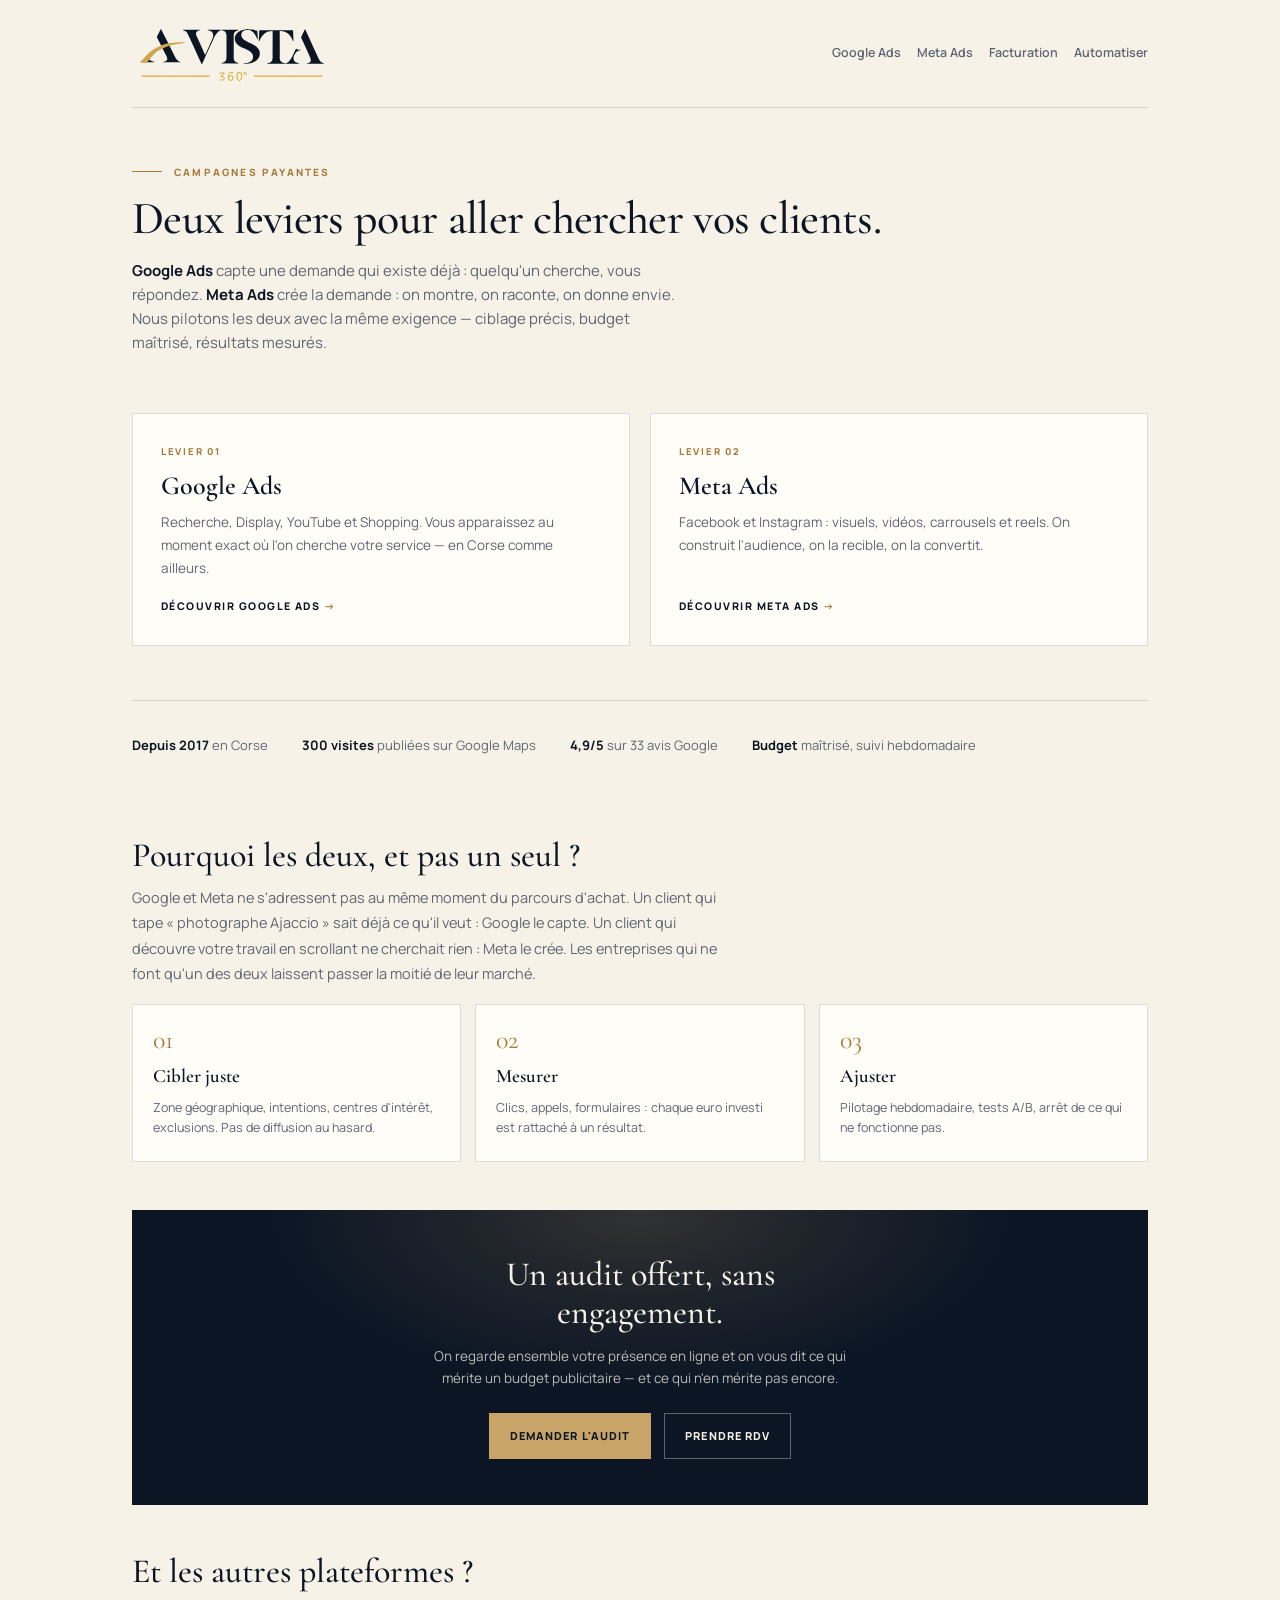
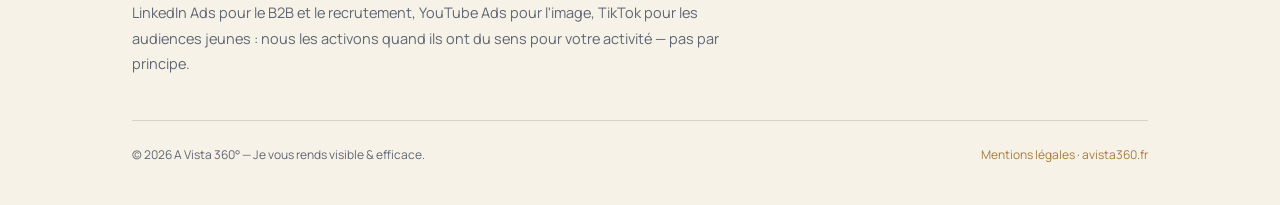
<file: index.html>
<!doctype html>
<html lang="fr">
<head>
<meta charset="utf-8">
<meta name="viewport" content="width=device-width, initial-scale=1">
<title>Campagnes publicitaires Google Ads &amp; Meta Ads en Corse | A Vista 360°</title>
<link rel="icon" type="image/png" sizes="32x32" href="/assets/favicon-32.png">
<link rel="apple-touch-icon" sizes="180x180" href="/assets/favicon-180.png">
<meta name="description" content="Google Ads et Meta Ads pilotés depuis Ajaccio : capter la demande existante, créer la demande nouvelle. Ciblage local, budget maîtrisé, conversions mesurées.">
<meta name="robots" content="index, follow">
<link rel="canonical" href="https://ads.avista360.fr/">
<link href="https://fonts.googleapis.com/css2?family=Cormorant+Garamond:ital,wght@0,500;0,600;1,500&family=Manrope:wght@400;600;700;800&display=swap" rel="stylesheet">
<link rel="stylesheet" href="style.css">
</head>
<body>
<div class="wrap">
  <header>
    <a class="brand" href="/"><img class="brand-img" src="/assets/logo.svg" alt="A Vista 360°" width="220" height="34"></a>
    <nav>
      <a href="google-ads.html">Google Ads</a>
      <a href="meta-ads.html">Meta Ads</a>
      <a href="https://facturation.avista360.fr/">Facturation</a>
      <a href="https://www.avista360.fr/automatiser">Automatiser</a>
    </nav>
  </header>

  <section class="hero">
    <p class="eyebrow">Campagnes payantes</p>
    <h1>Deux leviers pour aller chercher vos clients.</h1>
    <p class="lead"><strong>Google Ads</strong> capte une demande qui existe déjà : quelqu'un cherche, vous répondez. <strong>Meta Ads</strong> crée la demande : on montre, on raconte, on donne envie. Nous pilotons les deux avec la même exigence — ciblage précis, budget maîtrisé, résultats mesurés.</p>
  </section>

  <div class="bricks">
    <a class="brick" href="google-ads.html">
      <span class="tag">Levier 01</span>
      <h2>Google Ads</h2>
      <p>Recherche, Display, YouTube et Shopping. Vous apparaissez au moment exact où l'on cherche votre service — en Corse comme ailleurs.</p>
      <span class="more">Découvrir Google Ads</span>
    </a>
    <a class="brick" href="meta-ads.html">
      <span class="tag">Levier 02</span>
      <h2>Meta Ads</h2>
      <p>Facebook et Instagram : visuels, vidéos, carrousels et reels. On construit l'audience, on la recible, on la convertit.</p>
      <span class="more">Découvrir Meta Ads</span>
    </a>
  </div>

  <div class="proof">
    <span><b>Depuis 2017</b> en Corse</span>
    <span><b>300 visites</b> publiées sur Google Maps</span>
    <span><b>4,9/5</b> sur 33 avis Google</span>
    <span><b>Budget</b> maîtrisé, suivi hebdomadaire</span>
  </div>

  <h2 class="sec">Pourquoi les deux, et pas un seul ?</h2>
  <p>Google et Meta ne s'adressent pas au même moment du parcours d'achat. Un client qui tape « photographe Ajaccio » sait déjà ce qu'il veut : Google le capte. Un client qui découvre votre travail en scrollant ne cherchait rien : Meta le crée. Les entreprises qui ne font qu'un des deux laissent passer la moitié de leur marché.</p>

  <div class="cards">
    <div class="c"><div class="num">01</div><h3>Cibler juste</h3><p>Zone géographique, intentions, centres d'intérêt, exclusions. Pas de diffusion au hasard.</p></div>
    <div class="c"><div class="num">02</div><h3>Mesurer</h3><p>Clics, appels, formulaires : chaque euro investi est rattaché à un résultat.</p></div>
    <div class="c"><div class="num">03</div><h3>Ajuster</h3><p>Pilotage hebdomadaire, tests A/B, arrêt de ce qui ne fonctionne pas.</p></div>
  </div>

  <section class="cta">
    <h2>Un audit offert, sans engagement.</h2>
    <p>On regarde ensemble votre présence en ligne et on vous dit ce qui mérite un budget publicitaire — et ce qui n'en mérite pas encore.</p>
    <a class="btn" href="https://audit.avista360.com/audit-gratuit">Demander l'audit</a>
    <a class="btn ghost" href="https://rdv.avista360.com">Prendre RDV</a>
  </section>

  <h2 class="sec">Et les autres plateformes ?</h2>
  <p>LinkedIn Ads pour le B2B et le recrutement, YouTube Ads pour l'image, TikTok pour les audiences jeunes : nous les activons quand ils ont du sens pour votre activité — pas par principe.</p>

  <footer>
    <span>© 2026 A Vista 360° — Je vous rends visible &amp; efficace.</span>
    <span><a href="https://www.avista360.fr/mentions-l%C3%A9gales">Mentions légales</a> · <a href="https://www.avista360.fr/accueil">avista360.fr</a></span>
  </footer>
</div>
</body>
</html>
</file>
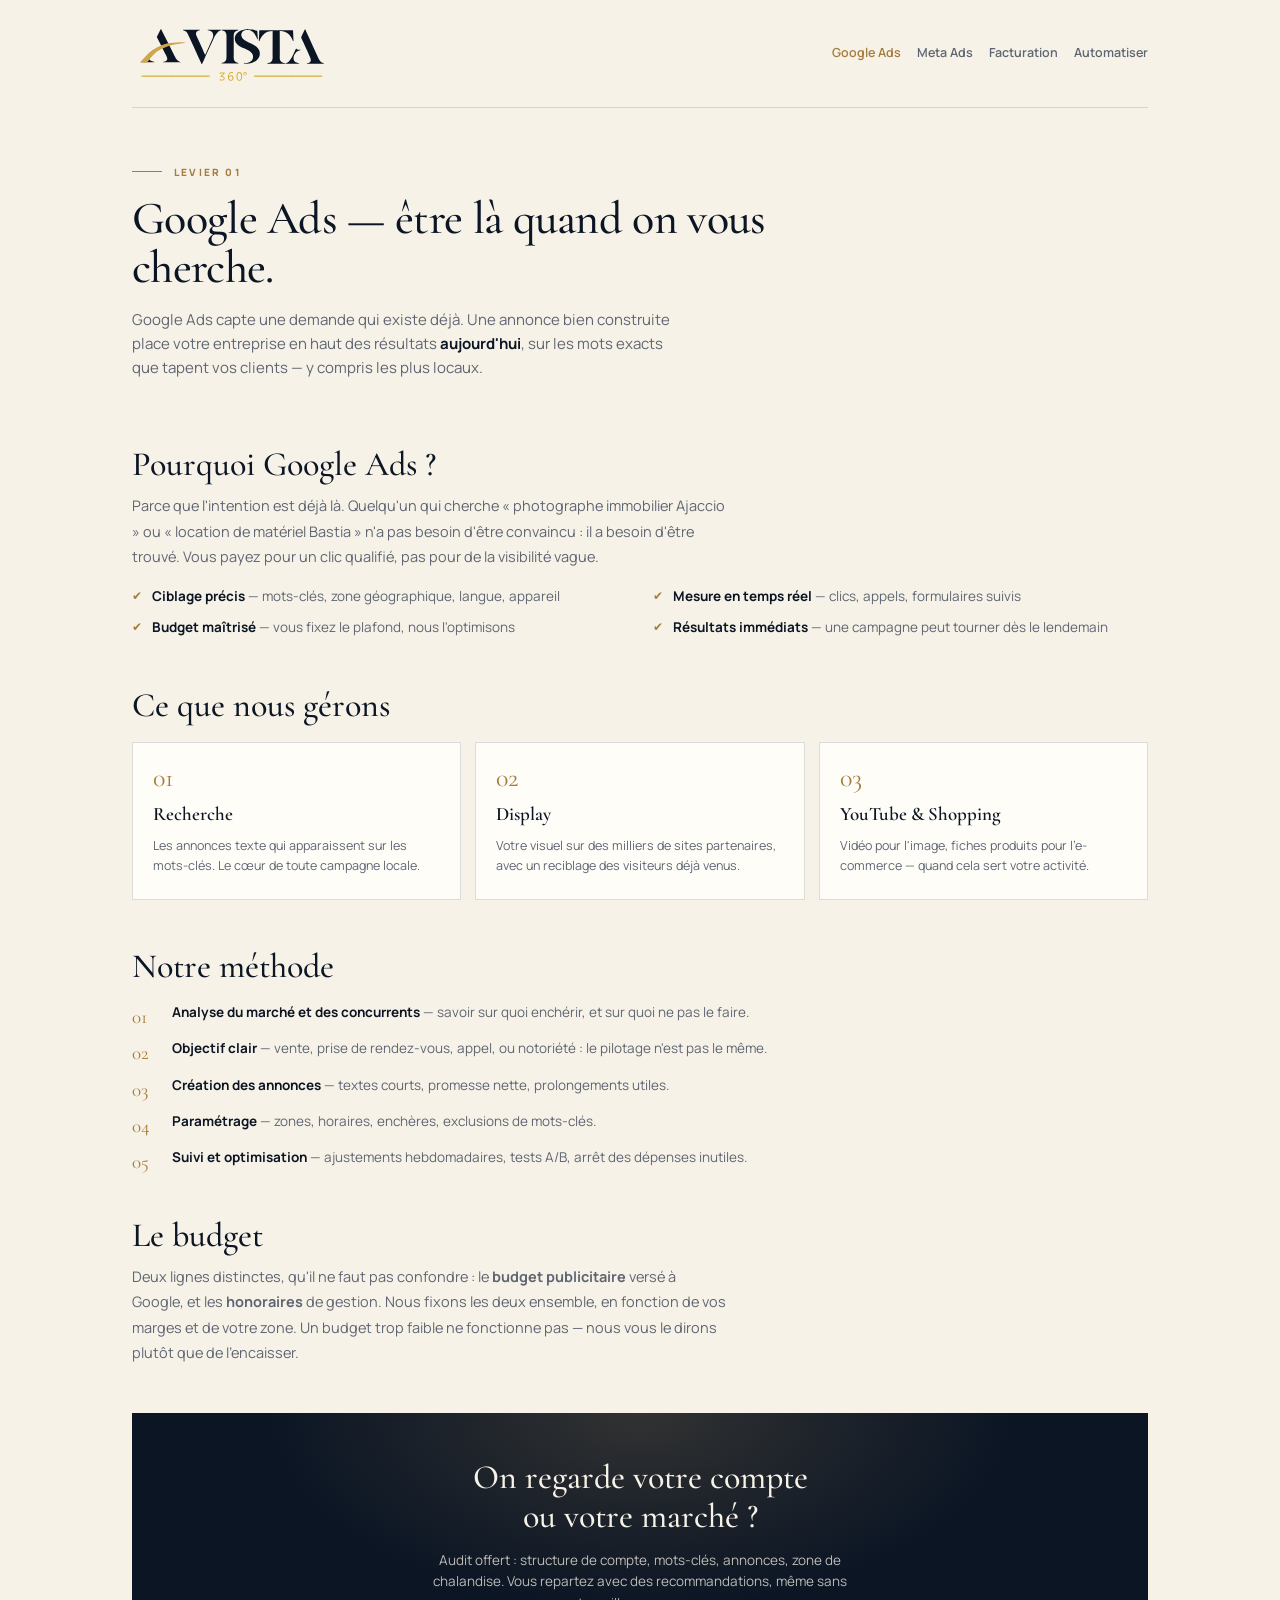
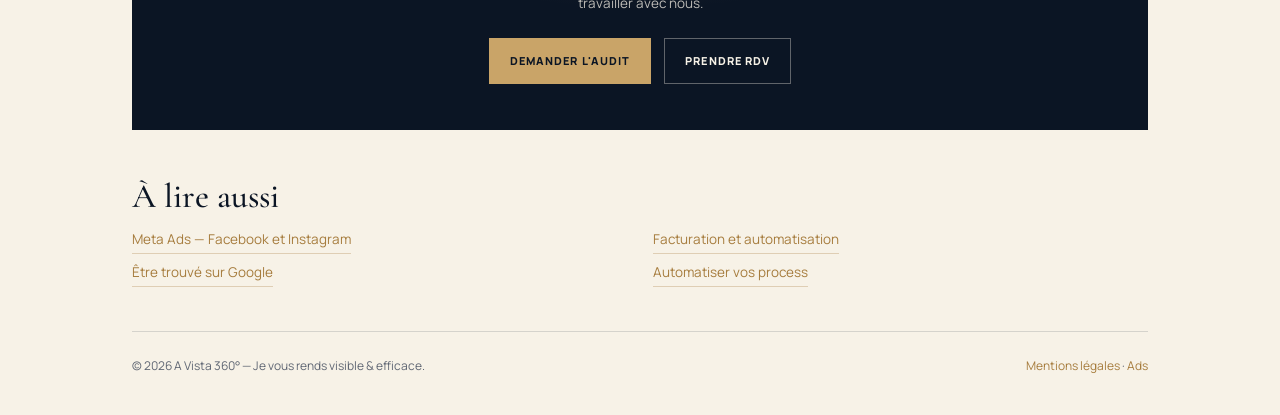
<file: google-ads.html>
<!doctype html>
<html lang="fr">
<head>
<meta charset="utf-8">
<meta name="viewport" content="width=device-width, initial-scale=1">
<title>Google Ads — campagnes de recherche et Display | A Vista 360°</title>
<link rel="icon" type="image/png" sizes="32x32" href="/assets/favicon-32.png">
<link rel="apple-touch-icon" sizes="180x180" href="/assets/favicon-180.png">
<meta name="description" content="Campagnes Google Ads en Corse : recherche, Display, YouTube et Shopping. Ciblage par mots-clés et par zone, budget maîtrisé, suivi des conversions.">
<meta name="robots" content="index, follow">
<link rel="canonical" href="https://ads.avista360.fr/google-ads.html">
<link href="https://fonts.googleapis.com/css2?family=Cormorant+Garamond:ital,wght@0,500;0,600;1,500&family=Manrope:wght@400;600;700;800&display=swap" rel="stylesheet">
<link rel="stylesheet" href="style.css">
</head>
<body>
<div class="wrap">
  <header>
    <a class="brand" href="/"><img class="brand-img" src="/assets/logo.svg" alt="A Vista 360°" width="220" height="34"></a>
    <nav>
      <a href="google-ads.html" aria-current="page">Google Ads</a>
      <a href="meta-ads.html">Meta Ads</a>
      <a href="https://facturation.avista360.fr/">Facturation</a>
      <a href="https://www.avista360.fr/automatiser">Automatiser</a>
    </nav>
  </header>

  <section class="hero">
    <p class="eyebrow">Levier 01</p>
    <h1>Google Ads — être là quand on vous cherche.</h1>
    <p class="lead">Google Ads capte une demande qui existe déjà. Une annonce bien construite place votre entreprise en haut des résultats <strong>aujourd'hui</strong>, sur les mots exacts que tapent vos clients — y compris les plus locaux.</p>
  </section>

  <h2 class="sec">Pourquoi Google Ads ?</h2>
  <p>Parce que l'intention est déjà là. Quelqu'un qui cherche « photographe immobilier Ajaccio » ou « location de matériel Bastia » n'a pas besoin d'être convaincu : il a besoin d'être trouvé. Vous payez pour un clic qualifié, pas pour de la visibilité vague.</p>

  <ul class="clean">
    <li><strong>Ciblage précis</strong> — mots-clés, zone géographique, langue, appareil</li>
    <li><strong>Mesure en temps réel</strong> — clics, appels, formulaires suivis</li>
    <li><strong>Budget maîtrisé</strong> — vous fixez le plafond, nous l'optimisons</li>
    <li><strong>Résultats immédiats</strong> — une campagne peut tourner dès le lendemain</li>
  </ul>

  <h2 class="sec">Ce que nous gérons</h2>
  <div class="cards">
    <div class="c"><div class="num">01</div><h3>Recherche</h3><p>Les annonces texte qui apparaissent sur les mots-clés. Le cœur de toute campagne locale.</p></div>
    <div class="c"><div class="num">02</div><h3>Display</h3><p>Votre visuel sur des milliers de sites partenaires, avec un reciblage des visiteurs déjà venus.</p></div>
    <div class="c"><div class="num">03</div><h3>YouTube &amp; Shopping</h3><p>Vidéo pour l'image, fiches produits pour l'e-commerce — quand cela sert votre activité.</p></div>
  </div>

  <h2 class="sec">Notre méthode</h2>
  <ol class="steps">
    <li><strong>Analyse du marché et des concurrents</strong> — savoir sur quoi enchérir, et sur quoi ne pas le faire.</li>
    <li><strong>Objectif clair</strong> — vente, prise de rendez-vous, appel, ou notoriété : le pilotage n'est pas le même.</li>
    <li><strong>Création des annonces</strong> — textes courts, promesse nette, prolongements utiles.</li>
    <li><strong>Paramétrage</strong> — zones, horaires, enchères, exclusions de mots-clés.</li>
    <li><strong>Suivi et optimisation</strong> — ajustements hebdomadaires, tests A/B, arrêt des dépenses inutiles.</li>
  </ol>

  <h2 class="sec">Le budget</h2>
  <p>Deux lignes distinctes, qu'il ne faut pas confondre : le <strong>budget publicitaire</strong> versé à Google, et les <strong>honoraires</strong> de gestion. Nous fixons les deux ensemble, en fonction de vos marges et de votre zone. Un budget trop faible ne fonctionne pas — nous vous le dirons plutôt que de l'encaisser.</p>

  <section class="cta">
    <h2>On regarde votre compte ou votre marché ?</h2>
    <p>Audit offert : structure de compte, mots-clés, annonces, zone de chalandise. Vous repartez avec des recommandations, même sans travailler avec nous.</p>
    <a class="btn" href="https://audit.avista360.com/audit-gratuit">Demander l'audit</a>
    <a class="btn ghost" href="https://rdv.avista360.com">Prendre RDV</a>
  </section>

  <h2 class="sec">À lire aussi</h2>
  <div class="links">
    <a href="meta-ads.html">Meta Ads — Facebook et Instagram</a>
    <a href="https://facturation.avista360.fr/">Facturation et automatisation</a>
    <a href="https://www.avista360.fr/%C3%AAtre-trouv%C3%A9">Être trouvé sur Google</a>
    <a href="https://www.avista360.fr/automatiser">Automatiser vos process</a>
  </div>

  <footer>
    <span>© 2026 A Vista 360° — Je vous rends visible &amp; efficace.</span>
    <span><a href="https://www.avista360.fr/mentions-l%C3%A9gales">Mentions légales</a> · <a href="/">Ads</a></span>
  </footer>
</div>
</body>
</html>
</file>
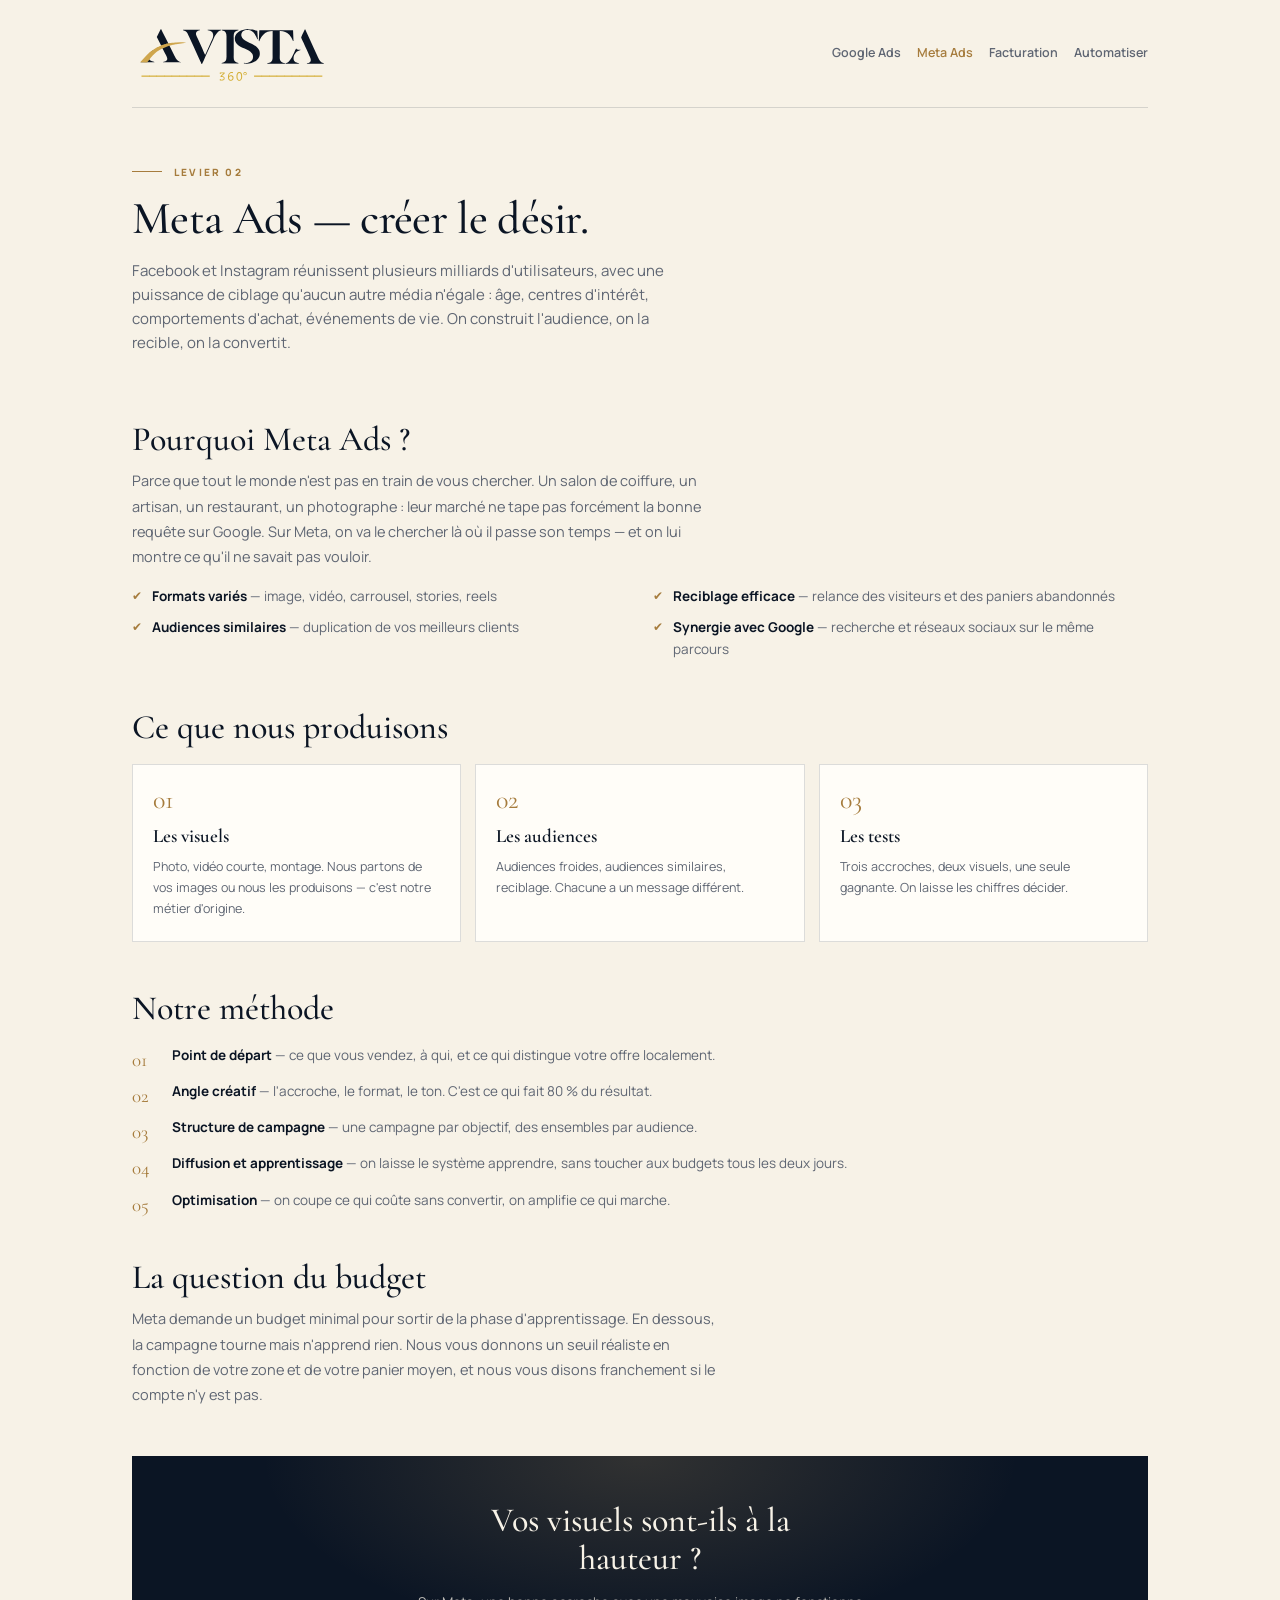
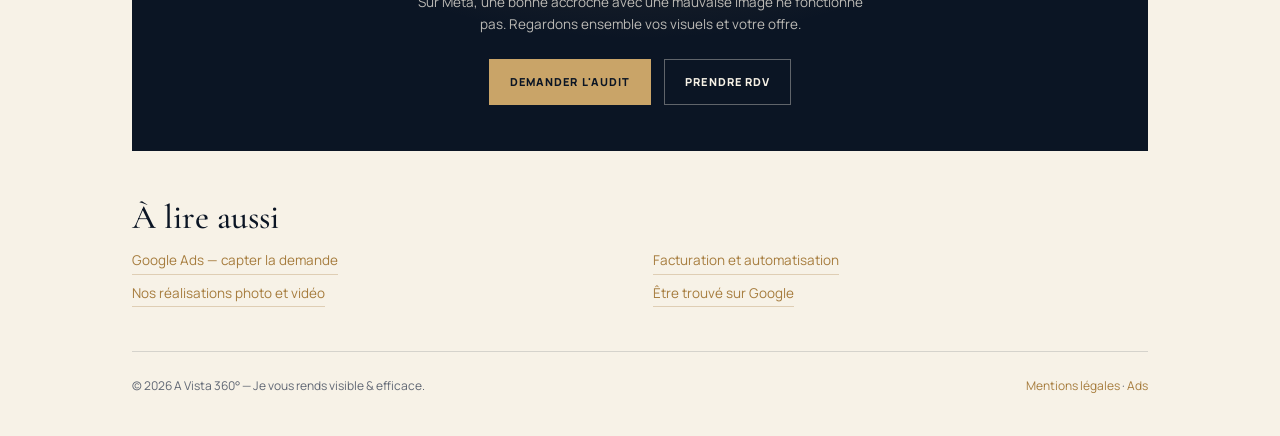
<file: meta-ads.html>
<!doctype html>
<html lang="fr">
<head>
<meta charset="utf-8">
<meta name="viewport" content="width=device-width, initial-scale=1">
<title>Meta Ads — Facebook et Instagram | A Vista 360°</title>
<link rel="icon" type="image/png" sizes="32x32" href="/assets/favicon-32.png">
<link rel="apple-touch-icon" sizes="180x180" href="/assets/favicon-180.png">
<meta name="description" content="Campagnes Meta Ads en Corse : Facebook et Instagram, visuels, vidéos, carrousels et reels. Construction d'audience, reciblage et suivi des conversions.">
<meta name="robots" content="index, follow">
<link rel="canonical" href="https://ads.avista360.fr/meta-ads.html">
<link href="https://fonts.googleapis.com/css2?family=Cormorant+Garamond:ital,wght@0,500;0,600;1,500&family=Manrope:wght@400;600;700;800&display=swap" rel="stylesheet">
<link rel="stylesheet" href="style.css">
</head>
<body>
<div class="wrap">
  <header>
    <a class="brand" href="/"><img class="brand-img" src="/assets/logo.svg" alt="A Vista 360°" width="220" height="34"></a>
    <nav>
      <a href="google-ads.html">Google Ads</a>
      <a href="meta-ads.html" aria-current="page">Meta Ads</a>
      <a href="https://facturation.avista360.fr/">Facturation</a>
      <a href="https://www.avista360.fr/automatiser">Automatiser</a>
    </nav>
  </header>

  <section class="hero">
    <p class="eyebrow">Levier 02</p>
    <h1>Meta Ads — créer le désir.</h1>
    <p class="lead">Facebook et Instagram réunissent plusieurs milliards d'utilisateurs, avec une puissance de ciblage qu'aucun autre média n'égale : âge, centres d'intérêt, comportements d'achat, événements de vie. On construit l'audience, on la recible, on la convertit.</p>
  </section>

  <h2 class="sec">Pourquoi Meta Ads ?</h2>
  <p>Parce que tout le monde n'est pas en train de vous chercher. Un salon de coiffure, un artisan, un restaurant, un photographe : leur marché ne tape pas forcément la bonne requête sur Google. Sur Meta, on va le chercher là où il passe son temps — et on lui montre ce qu'il ne savait pas vouloir.</p>

  <ul class="clean">
    <li><strong>Formats variés</strong> — image, vidéo, carrousel, stories, reels</li>
    <li><strong>Reciblage efficace</strong> — relance des visiteurs et des paniers abandonnés</li>
    <li><strong>Audiences similaires</strong> — duplication de vos meilleurs clients</li>
    <li><strong>Synergie avec Google</strong> — recherche et réseaux sociaux sur le même parcours</li>
  </ul>

  <h2 class="sec">Ce que nous produisons</h2>
  <div class="cards">
    <div class="c"><div class="num">01</div><h3>Les visuels</h3><p>Photo, vidéo courte, montage. Nous partons de vos images ou nous les produisons — c'est notre métier d'origine.</p></div>
    <div class="c"><div class="num">02</div><h3>Les audiences</h3><p>Audiences froides, audiences similaires, reciblage. Chacune a un message différent.</p></div>
    <div class="c"><div class="num">03</div><h3>Les tests</h3><p>Trois accroches, deux visuels, une seule gagnante. On laisse les chiffres décider.</p></div>
  </div>

  <h2 class="sec">Notre méthode</h2>
  <ol class="steps">
    <li><strong>Point de départ</strong> — ce que vous vendez, à qui, et ce qui distingue votre offre localement.</li>
    <li><strong>Angle créatif</strong> — l'accroche, le format, le ton. C'est ce qui fait 80 % du résultat.</li>
    <li><strong>Structure de campagne</strong> — une campagne par objectif, des ensembles par audience.</li>
    <li><strong>Diffusion et apprentissage</strong> — on laisse le système apprendre, sans toucher aux budgets tous les deux jours.</li>
    <li><strong>Optimisation</strong> — on coupe ce qui coûte sans convertir, on amplifie ce qui marche.</li>
  </ol>

  <h2 class="sec">La question du budget</h2>
  <p>Meta demande un budget minimal pour sortir de la phase d'apprentissage. En dessous, la campagne tourne mais n'apprend rien. Nous vous donnons un seuil réaliste en fonction de votre zone et de votre panier moyen, et nous vous disons franchement si le compte n'y est pas.</p>

  <section class="cta">
    <h2>Vos visuels sont-ils à la hauteur ?</h2>
    <p>Sur Meta, une bonne accroche avec une mauvaise image ne fonctionne pas. Regardons ensemble vos visuels et votre offre.</p>
    <a class="btn" href="https://audit.avista360.com/audit-gratuit">Demander l'audit</a>
    <a class="btn ghost" href="https://rdv.avista360.com">Prendre RDV</a>
  </section>

  <h2 class="sec">À lire aussi</h2>
  <div class="links">
    <a href="google-ads.html">Google Ads — capter la demande</a>
    <a href="https://facturation.avista360.fr/">Facturation et automatisation</a>
    <a href="https://www.avista360.fr/r%C3%A9alisations">Nos réalisations photo et vidéo</a>
    <a href="https://www.avista360.fr/%C3%AAtre-trouv%C3%A9">Être trouvé sur Google</a>
  </div>

  <footer>
    <span>© 2026 A Vista 360° — Je vous rends visible &amp; efficace.</span>
    <span><a href="https://www.avista360.fr/mentions-l%C3%A9gales">Mentions légales</a> · <a href="/">Ads</a></span>
  </footer>
</div>
</body>
</html>
</file>
<file: style.css>
:root{
  --ink:#0b1524; --cream:#f7f2e7; --card:#fffdf8;
  --gold:#c9a468; --gold-d:#a67c3d; --muted:#5f6673; --line:rgba(11,21,36,.14);
  --serif:"Cormorant Garamond",Georgia,serif;
  --sans:Manrope,system-ui,"Segoe UI",sans-serif;
}
*{box-sizing:border-box}
body{margin:0;background:var(--cream);color:var(--ink);font-family:var(--sans);line-height:1.6}
a{color:inherit}
.wrap{max-width:1060px;margin:0 auto;padding:0 22px}

/* en-tête */
header{padding:20px 0;display:flex;align-items:center;justify-content:space-between;gap:18px;flex-wrap:wrap;border-bottom:1px solid var(--line)}
.brand{display:flex;align-items:center;gap:11px;text-decoration:none}
.mk{width:36px;height:36px;border-radius:50%;border:1px solid var(--ink);display:grid;place-items:center;font-family:var(--serif);font-size:20px;background:radial-gradient(circle at 34% 28%,#fff,#e9e3d5)}
.name{font-family:var(--serif);font-size:20px;letter-spacing:.05em}
.name b{color:var(--gold-d);font-weight:600}
.brand-img{height:auto;width:200px;display:block}
nav{display:flex;gap:16px;font-size:12.5px;flex-wrap:wrap}
nav a{text-decoration:none;color:var(--muted);font-weight:600}
nav a:hover,nav a[aria-current]{color:var(--gold-d)}

/* hero */
.hero{padding:56px 0 18px;max-width:780px}
.eyebrow{display:flex;align-items:center;gap:12px;font-size:10px;letter-spacing:.22em;text-transform:uppercase;font-weight:800;color:var(--gold-d);margin:0}
.eyebrow:before{content:"";width:30px;height:1px;background:var(--gold-d)}
h1{font-family:var(--serif);font-weight:500;font-size:clamp(30px,4vw,46px);line-height:1.07;letter-spacing:-.015em;margin:14px 0 0}
.lead{font-size:15px;color:var(--muted);margin:16px 0 0;max-width:62ch}
.lead strong{color:var(--ink)}

/* deux portes */
.bricks{display:grid;grid-template-columns:1fr 1fr;gap:20px;padding:40px 0 10px}
.brick{display:flex;flex-direction:column;background:var(--card);border:1px solid var(--line);padding:30px 28px;text-decoration:none;transition:.25s}
.brick:hover{transform:translateY(-4px);box-shadow:0 26px 46px -34px rgba(11,21,36,.5)}
.brick .tag{font-size:9.5px;letter-spacing:.18em;text-transform:uppercase;font-weight:800;color:var(--gold-d);margin-bottom:12px}
.brick h2{font-family:var(--serif);font-weight:600;font-size:26px;line-height:1.15;margin:0 0 10px}
.brick p{font-size:13.5px;line-height:1.7;color:var(--muted);margin:0 0 18px}
.brick .more{margin-top:auto;font-size:10.5px;letter-spacing:.14em;text-transform:uppercase;font-weight:800}
.brick .more:after{content:" →";color:var(--gold-d)}

/* preuves */
.proof{display:flex;flex-wrap:wrap;gap:14px 34px;padding:34px 0;border-top:1px solid var(--line);margin-top:44px;font-size:13px;color:var(--muted)}
.proof b{color:var(--ink)}

/* sections de contenu */
h2.sec{font-family:var(--serif);font-weight:500;font-size:clamp(24px,3vw,34px);margin:48px 0 10px;line-height:1.1}
h2.sec + p{font-size:14.5px;color:var(--muted);max-width:66ch;margin:0 0 16px;line-height:1.75}
.cards{display:grid;grid-template-columns:repeat(3,1fr);gap:14px;margin-top:18px}
.c{background:var(--card);border:1px solid var(--line);padding:22px 20px}
.c .num{font-family:var(--serif);font-size:26px;color:var(--gold-d);line-height:1;margin-bottom:8px}
.c h3{font-family:var(--serif);font-size:19px;font-weight:600;margin:0 0 6px}
.c p{font-size:12.5px;color:var(--muted);margin:0;line-height:1.65}
ul.clean{list-style:none;padding:0;margin:14px 0 0;display:grid;grid-template-columns:1fr 1fr;gap:10px 26px}
ul.clean li{position:relative;padding-left:20px;font-size:13.5px;color:var(--muted);line-height:1.6}
ul.clean li:before{content:"✔";position:absolute;left:0;color:var(--gold-d);font-weight:800;font-size:12px}
ul.clean li strong{color:var(--ink)}
ol.steps{padding-left:0;list-style:none;counter-reset:s;margin:16px 0 0}
ol.steps li{counter-increment:s;position:relative;padding-left:40px;margin-bottom:14px;font-size:13.5px;color:var(--muted);line-height:1.65}
ol.steps li:before{content:counter(s,decimal-leading-zero);position:absolute;left:0;top:0;font-family:var(--serif);font-size:19px;color:var(--gold-d)}
ol.steps li strong{color:var(--ink)}

/* bande CTA */
.cta{background:var(--ink);color:var(--cream);padding:46px 34px;margin:48px 0 0;position:relative;overflow:hidden;text-align:center}
.cta:before{content:"";position:absolute;inset:0;background:radial-gradient(60% 100% at 50% 0%,rgba(201,164,104,.2),transparent 62%)}
.cta h2{position:relative;font-family:var(--serif);font-weight:500;font-size:clamp(24px,3vw,34px);margin:0 auto;max-width:22ch;line-height:1.12}
.cta p{position:relative;margin:14px auto 24px;max-width:56ch;color:rgba(247,242,231,.75);font-size:13.5px}
.btn{position:relative;display:inline-flex;padding:13px 20px;background:var(--gold);color:#0b1524;text-decoration:none;font-size:11px;font-weight:800;letter-spacing:.1em;text-transform:uppercase;border:1px solid var(--gold)}
.btn:hover{background:#e2c088}
.btn.ghost{background:transparent;color:var(--cream);border-color:rgba(247,242,231,.36);margin-left:10px}
.btn.ghost:hover{background:rgba(247,242,231,.1)}

/* liens + pied */
.links{display:grid;grid-template-columns:1fr 1fr;gap:8px 26px;margin-top:14px;font-size:13.5px}
.links a{color:var(--gold-d);text-decoration:none;border-bottom:1px solid rgba(166,124,61,.3);padding-bottom:2px;display:inline-block;justify-self:start}
footer{border-top:1px solid var(--line);margin-top:44px;padding:24px 0 40px;font-size:12px;color:var(--muted);display:flex;justify-content:space-between;gap:16px;flex-wrap:wrap}
footer a{color:var(--gold-d);text-decoration:none}

@media(max-width:860px){.bricks,.cards{grid-template-columns:1fr 1fr}ul.clean,.links{grid-template-columns:1fr}}
@media(max-width:600px){.bricks,.cards{grid-template-columns:1fr}.btn.ghost{margin-left:0;margin-top:10px}}
</file>
